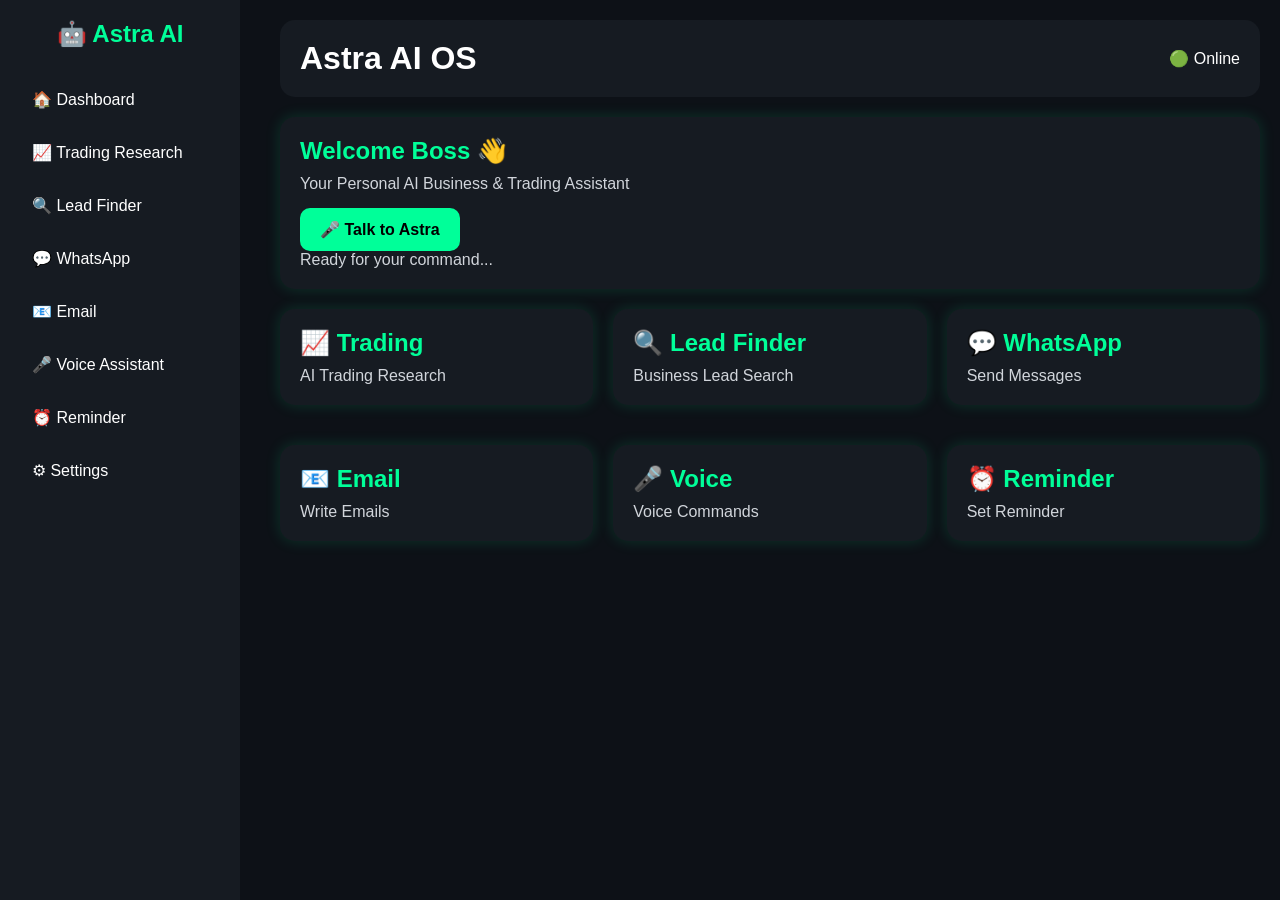
<file: index.html>
<!DOCTYPE html>
<html lang="en">
<head>
<meta charset="UTF-8">
<meta name="viewport" content="width=device-width, initial-scale=1.0">
<title>Astra AI OS</title>
<link rel="stylesheet" href="style.css">
</head>

<body>

<div class="sidebar">
    <h2>🤖 Astra AI</h2>

    <a href="#">🏠 Dashboard</a>
    <a href="#">📈 Trading Research</a>
    <a href="#">🔍 Lead Finder</a>
    <a href="#">💬 WhatsApp</a>
    <a href="#">📧 Email</a>
    <a href="#">🎤 Voice Assistant</a>
    <a href="#">⏰ Reminder</a>
    <a href="#">⚙ Settings</a>
</div>

<div class="main">

    <div class="topbar">
        <h1>Astra AI OS</h1>
        <p>🟢 Online</p>
    </div>

    <div class="card">
        <h2>Welcome Boss 👋</h2>
        <p>Your Personal AI Business & Trading Assistant</p>

        <button onclick="greetBoss()">
            🎤 Talk to Astra
        </button>

        <p id="status">
            Ready for your command...
        </p>
    </div>

    <div class="grid">

        <div class="card">
            <h2>📈 Trading</h2>
            <p>AI Trading Research</p>
        </div>

        <div class="card">
            <h2>🔍 Lead Finder</h2>
            <p>Business Lead Search</p>
        </div>

        <div class="card">
            <h2>💬 WhatsApp</h2>
            <p>Send Messages</p>
        </div>

        <div class="card">
            <h2>📧 Email</h2>
            <p>Write Emails</p>
        </div>

        <div class="card">
            <h2>🎤 Voice</h2>
            <p>Voice Commands</p>
        </div>

        <div class="card">
            <h2>⏰ Reminder</h2>
            <p>Set Reminder</p>
        </div>

    </div>

</div>

<script src="script.js"></script>

</body>
</html>
</file>
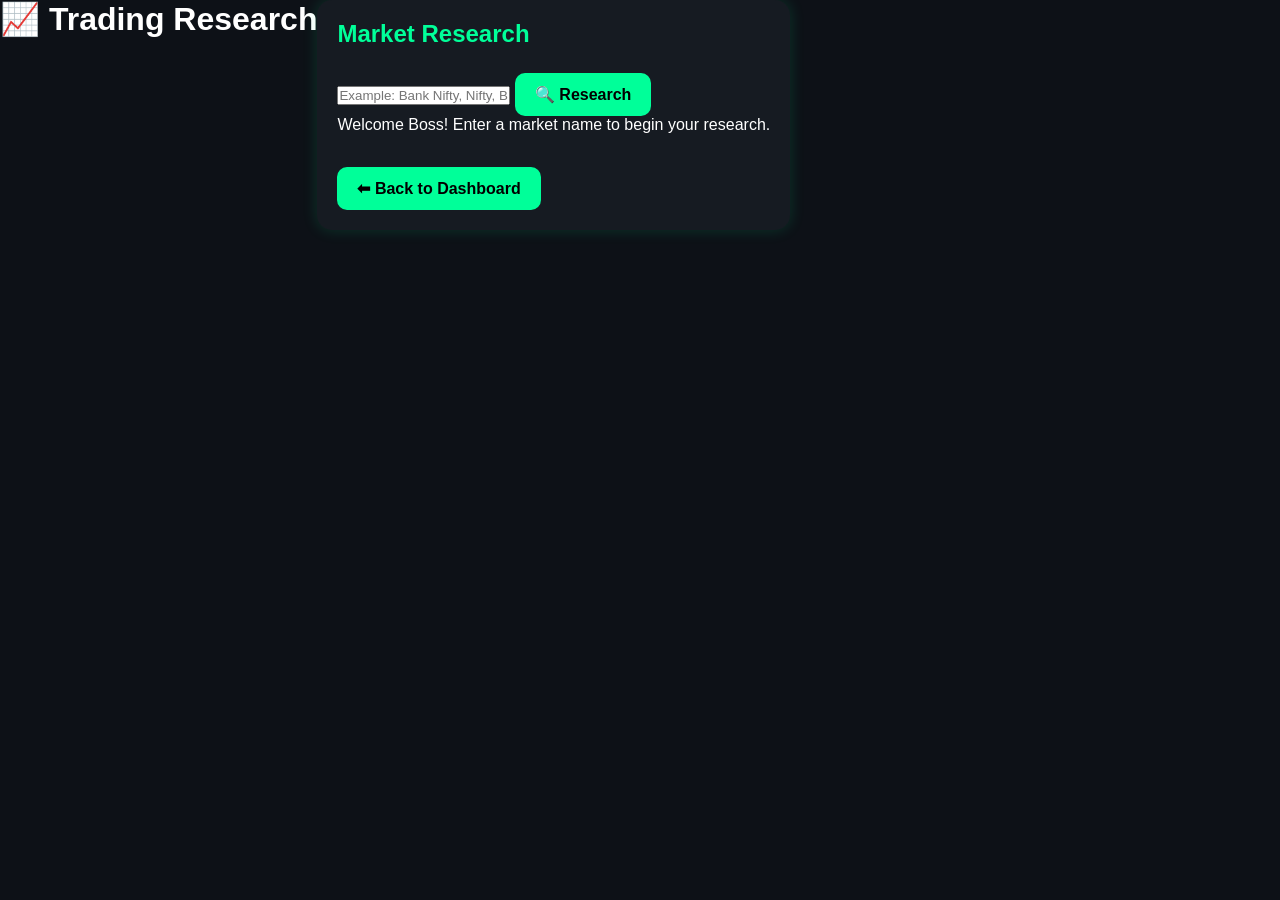
<file: trading.html>
<!DOCTYPE html>
<html lang="en">
<head>
    <meta charset="UTF-8">
    <meta name="viewport" content="width=device-width, initial-scale=1.0">
    <title>Trading Research - Astra AI OS</title>
    <link rel="stylesheet" href="style.css">
</head>
<body>

<h1>📈 Trading Research</h1>

<div class="card">
    <h2>Market Research</h2>

    <input type="text" id="marketInput"
        placeholder="Example: Bank Nifty, Nifty, BTC">

    <button onclick="researchMarket()">
        🔍 Research
    </button>

    <div id="chatbox">
        Welcome Boss! Enter a market name to begin your research.
    </div>

    <br>

    <button onclick="window.location.href='index.html'">
        ⬅ Back to Dashboard
    </button>

</div>

<script>
function researchMarket(){

    let market=document.getElementById("marketInput").value;

    let result=document.getElementById("chatbox");

    if(market==""){
        result.innerHTML="❌ Please enter a market name.";
        return;
    }

    result.innerHTML=
    "<b>Research Result:</b><br><br>"+
    "Market : "+market+"<br><br>"+
    "Trend : Waiting for AI Integration.<br>"+
    "Support : --<br>"+
    "Resistance : --<br>"+
    "Risk : Medium<br><br>"+
    "Version 1.0 Placeholder";
}
</script>

</body>
</html>
</file>
<file: style.css>
*{
    margin:0;
    padding:0;
    box-sizing:border-box;
    font-family:Arial, sans-serif;
}

body{
    background:#0d1117;
    color:white;
    display:flex;
}

/* Sidebar */

.sidebar{
    width:240px;
    height:100vh;
    background:#161b22;
    padding:20px;
    position:fixed;
    left:0;
    top:0;
}

.sidebar h2{
    color:#00ff99;
    text-align:center;
    margin-bottom:30px;
}

.sidebar a{
    display:block;
    color:white;
    text-decoration:none;
    padding:12px;
    margin:10px 0;
    border-radius:10px;
    transition:.3s;
}

.sidebar a:hover{
    background:#00ff99;
    color:black;
}

/* Main */

.main{
    margin-left:260px;
    width:100%;
    padding:20px;
}

/* Topbar */

.topbar{
    display:flex;
    justify-content:space-between;
    align-items:center;
    background:#161b22;
    padding:20px;
    border-radius:15px;
    margin-bottom:20px;
}

/* Cards */

.card{
    background:#161b22;
    border-radius:15px;
    padding:20px;
    margin-bottom:20px;
    box-shadow:0 0 15px rgba(0,255,153,.15);
}

.card h2{
    color:#00ff99;
    margin-bottom:10px;
}

.card p{
    color:#d1d5db;
}

button{
    margin-top:15px;
    padding:12px 20px;
    border:none;
    border-radius:10px;
    background:#00ff99;
    color:black;
    font-size:16px;
    cursor:pointer;
    font-weight:bold;
}

button:hover{
    background:white;
}

/* Grid */

.grid{
    display:grid;
    grid-template-columns:repeat(auto-fit,minmax(250px,1fr));
    gap:20px;
}

/* Mobile */

@media(max-width:768px){

body{
display:block;
}

.sidebar{
position:relative;
width:100%;
height:auto;
}

.main{
margin-left:0;
padding:15px;
}

.topbar{
flex-direction:column;
gap:10px;
}

}
</file>
